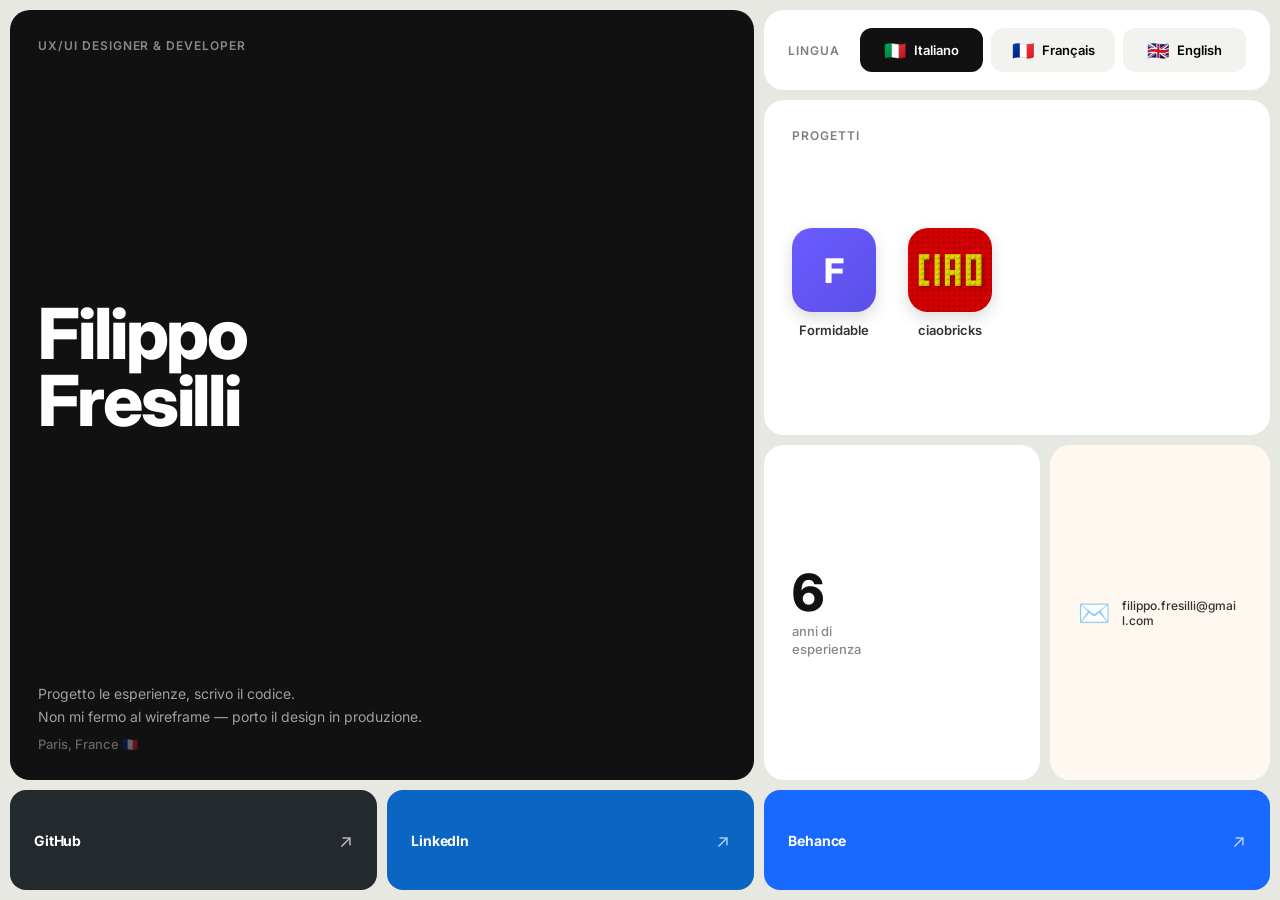
<file: index.html>
<!DOCTYPE html>
<html lang="it">
  <head>
    <meta charset="UTF-8" />
    <meta name="viewport" content="width=device-width, initial-scale=1.0" />
    <title>Filippo Fresilli</title>
    <meta name="description" content="Filippo Fresilli — UX/UI Designer & Developer" />
    <link rel="shortcut icon" href="assets/images/favicon.png" type="image/png" />
    <link rel="preconnect" href="https://fonts.googleapis.com" />
    <link rel="preconnect" href="https://fonts.gstatic.com" crossorigin />
    <link href="https://fonts.googleapis.com/css2?family=Inter:wght@300;400;500;600;700;800&display=swap" rel="stylesheet" />
    <link rel="stylesheet" href="style.css" />
  </head>
  <body>
    <main class="bento">

      <!-- Hero -->
      <div class="card card-hero">
        <span class="label" data-i18n="heroLabel"></span>
        <h1>Filippo<br />Fresilli</h1>
        <div class="hero-bottom">
          <p class="sub" data-i18n="heroSub"></p>
          <p class="hero-location">Paris, France 🇫🇷</p>
        </div>
      </div>

      <!-- Progetti -->
      <div class="card card-projects">
        <span class="label" data-i18n="projectsLabel"></span>
        <div class="app-grid">
          <a href="https://filippo-fresilli.github.io/formidable/" target="_blank" class="app-tile">
            <span class="app-icon app-icon-formidable" aria-hidden="true">F</span>
            <span class="app-name">Formidable</span>
          </a>
          <a href="https://filippo-fresilli.github.io/ciaobricks-landing/" target="_blank" class="app-tile">
            <img class="app-icon" src="assets/images/ciaobricks.png" alt="Icona ciaobricks" width="72" height="72" />
            <span class="app-name">ciaobricks</span>
          </a>
        </div>
      </div>

      <!-- Anni di esperienza -->
      <div class="card card-experience">
        <span class="exp-number">6</span>
        <span class="exp-label" data-i18n="expLabel"></span>
      </div>

      <!-- Email -->
      <a href="mailto:filippo.fresilli@gmail.com" class="card card-email">
        <span class="emoji">✉️</span>
        <p>filippo.fresilli@gmail.com</p>
      </a>

      <!-- Lingua -->
      <div class="card card-lang">
        <span class="label" data-i18n="langLabel"></span>
        <div class="lang-options">
          <button class="lang-btn" data-lang="it">
            <span class="lang-flag">🇮🇹</span>
            <span class="lang-name">Italiano</span>
          </button>
          <button class="lang-btn" data-lang="fr">
            <span class="lang-flag">🇫🇷</span>
            <span class="lang-name">Français</span>
          </button>
          <button class="lang-btn" data-lang="en">
            <span class="lang-flag">🇬🇧</span>
            <span class="lang-name">English</span>
          </button>
        </div>
      </div>

      <!-- GitHub -->
      <a href="https://github.com/filippo-fresilli" target="_blank" class="card card-social card-github">
        <span class="social-name">GitHub</span>
        <span class="arrow-sm">↗</span>
      </a>

      <!-- LinkedIn -->
      <a href="https://www.linkedin.com/in/filippofresilli/" target="_blank" class="card card-social card-linkedin">
        <span class="social-name">LinkedIn</span>
        <span class="arrow-sm">↗</span>
      </a>

      <!-- Behance -->
      <a href="https://www.behance.net/filippofresilli" target="_blank" class="card card-social card-behance">
        <span class="social-name">Behance</span>
        <span class="arrow-sm">↗</span>
      </a>

    </main>
    <script src="main.js"></script>
  </body>
</html>
</file>
<file: style.css>
*, *::before, *::after {
  margin: 0;
  padding: 0;
  box-sizing: border-box;
}

html { height: 100%; }

body {
  font-family: 'Inter', sans-serif;
  background: #E8E8E2;
  height: 100%;
  width: 100%;
}

/* ── Bento grid ── */
.bento {
  display: grid;
  width: 100%;
  grid-template-columns: 2fr 2fr 1.5fr 1.2fr;
  grid-template-rows: 80px 1fr 1fr 100px;
  grid-template-areas:
    "hero hero lang        lang"
    "hero hero projects    projects"
    "hero hero experience  email"
    "github linkedin behance behance";
  gap: 10px;
  padding: 10px;
  height: 100vh;
}

/* ── Base card ── */
.card {
  border-radius: 20px;
  padding: 28px;
  display: flex;
  flex-direction: column;
  text-decoration: none;
  color: inherit;
  transition: transform 0.18s ease, box-shadow 0.18s ease;
  overflow: hidden;
  position: relative;
}

.card:is(a):hover {
  transform: translateY(-3px);
  box-shadow: 0 12px 32px rgba(0, 0, 0, 0.12);
}

/* ── Labels & text ── */
.label {
  font-size: 12px;
  font-weight: 600;
  text-transform: uppercase;
  letter-spacing: 0.08em;
  opacity: 0.5;
}

.sub {
  font-size: 14px;
  font-weight: 400;
  opacity: 0.6;
  line-height: 1.6;
}

/* ── Hero ── */
.card-hero {
  grid-area: hero;
  background: #111111;
  color: #ffffff;
  justify-content: space-between;
}

.card-hero h1 {
  font-size: clamp(52px, 5.5vw, 88px);
  font-weight: 800;
  line-height: 0.95;
  letter-spacing: -0.03em;
  margin: auto 0;
}

.hero-bottom {
  display: flex;
  flex-direction: column;
  gap: 8px;
}

.hero-location {
  font-size: 13px;
  font-weight: 500;
  opacity: 0.35;
}

/* ── Progetti (icone app) ── */
.card-projects {
  grid-area: projects;
  background: #ffffff;
  gap: 16px;
}

.app-grid {
  flex: 1;
  display: flex;
  align-items: center;
  justify-content: flex-start;
  gap: 32px;
  flex-wrap: wrap;
}

.app-tile {
  display: flex;
  flex-direction: column;
  align-items: center;
  gap: 10px;
  text-decoration: none;
  color: inherit;
}

.app-icon {
  width: 84px;
  height: 84px;
  border-radius: 20px;
  object-fit: cover;
  display: block;
  box-shadow: 0 6px 16px rgba(0, 0, 0, 0.14);
  transition: transform 0.18s ease, box-shadow 0.18s ease;
}

.app-tile:hover .app-icon {
  transform: translateY(-4px);
  box-shadow: 0 12px 26px rgba(0, 0, 0, 0.2);
}

.app-icon-formidable {
  display: grid;
  place-items: center;
  background: linear-gradient(135deg, #6A5CFF, #5B4FE9);
  color: #ffffff;
  font-size: 34px;
  font-weight: 800;
}

.app-name {
  font-size: 13px;
  font-weight: 600;
  color: #333;
}

/* ── Esperienza ── */
.card-experience {
  grid-area: experience;
  background: #ffffff;
  justify-content: center;
  gap: 4px;
}

.exp-number {
  font-size: clamp(44px, 4vw, 68px);
  font-weight: 800;
  line-height: 1;
  letter-spacing: -0.04em;
  color: #111;
}

.exp-label {
  font-size: 13px;
  font-weight: 500;
  color: #888;
  line-height: 1.4;
}

/* ── Email ── */
.card-email {
  grid-area: email;
  background: #FFF8F0;
  flex-direction: row;
  align-items: center;
  gap: 12px;
}

.emoji {
  font-size: 26px;
  flex-shrink: 0;
}

.card-email p {
  font-size: 12px;
  font-weight: 500;
  color: #333;
  word-break: break-all;
}

/* ── Language card ── */
.card-lang {
  grid-area: lang;
  background: #ffffff;
  padding: 18px 24px;
  flex-direction: row;
  align-items: center;
  gap: 20px;
}

.card-lang .label {
  white-space: nowrap;
  flex-shrink: 0;
}

.lang-options {
  display: flex;
  flex-direction: row;
  gap: 8px;
  flex: 1;
}

.lang-btn {
  flex: 1;
  display: flex;
  align-items: center;
  justify-content: center;
  gap: 8px;
  height: 44px;
  border-radius: 12px;
  border: 2px solid transparent;
  background: #F2F2EE;
  cursor: pointer;
  font-family: inherit;
  transition: background 0.15s ease, border-color 0.15s ease, color 0.15s ease;
}

.lang-btn:hover {
  background: #E8E8E2;
}

.lang-btn.active {
  background: #111111;
  border-color: #111111;
  color: #ffffff;
}

.lang-flag { font-size: 18px; }

.lang-name {
  font-size: 13px;
  font-weight: 600;
}

/* ── Social cards ── */
.card-social {
  flex-direction: row;
  align-items: center;
  justify-content: space-between;
  padding: 22px 24px;
  border-radius: 16px;
}

.social-name {
  font-size: 14px;
  font-weight: 700;
  letter-spacing: -0.01em;
}

.arrow-sm {
  font-size: 18px;
  opacity: 0.7;
  transition: transform 0.15s ease, opacity 0.15s ease;
}

.card-social:hover .arrow-sm {
  transform: translate(3px, -3px);
  opacity: 1;
}

.card-github   { grid-area: github;   background: #24292E; color: #fff; }
.card-linkedin { grid-area: linkedin; background: #0A66C2; color: #fff; }
.card-behance  { grid-area: behance;  background: #1769FF; color: #fff; }

/* ── Tablet ── */
@media (max-width: 1024px) {
  .bento {
    grid-template-columns: 1fr 1fr;
    grid-template-rows: auto;
    grid-template-areas:
      "hero        hero"
      "lang        lang"
      "projects    projects"
      "experience  email"
      "github      linkedin"
      "behance     behance";
    height: auto;
    min-height: 100vh;
  }

  .card-hero        { min-height: 300px; }
  .card-projects    { min-height: 200px; }
  .card-lang        { min-height: 80px; }
  .card-experience,
  .card-email       { min-height: 90px; }
  .card-social      { min-height: 80px; }
}

/* ── Mobile ── */
@media (max-width: 480px) {
  .bento {
    grid-template-columns: 1fr;
    grid-template-areas:
      "hero"
      "lang"
      "projects"
      "experience"
      "email"
      "github"
      "linkedin"
      "behance";
    gap: 8px;
    padding: 8px;
  }

  .card-hero h1  { font-size: 52px; }
  .card-lang     { min-height: 80px; }
  .lang-name     { display: none; }
}
</file>
